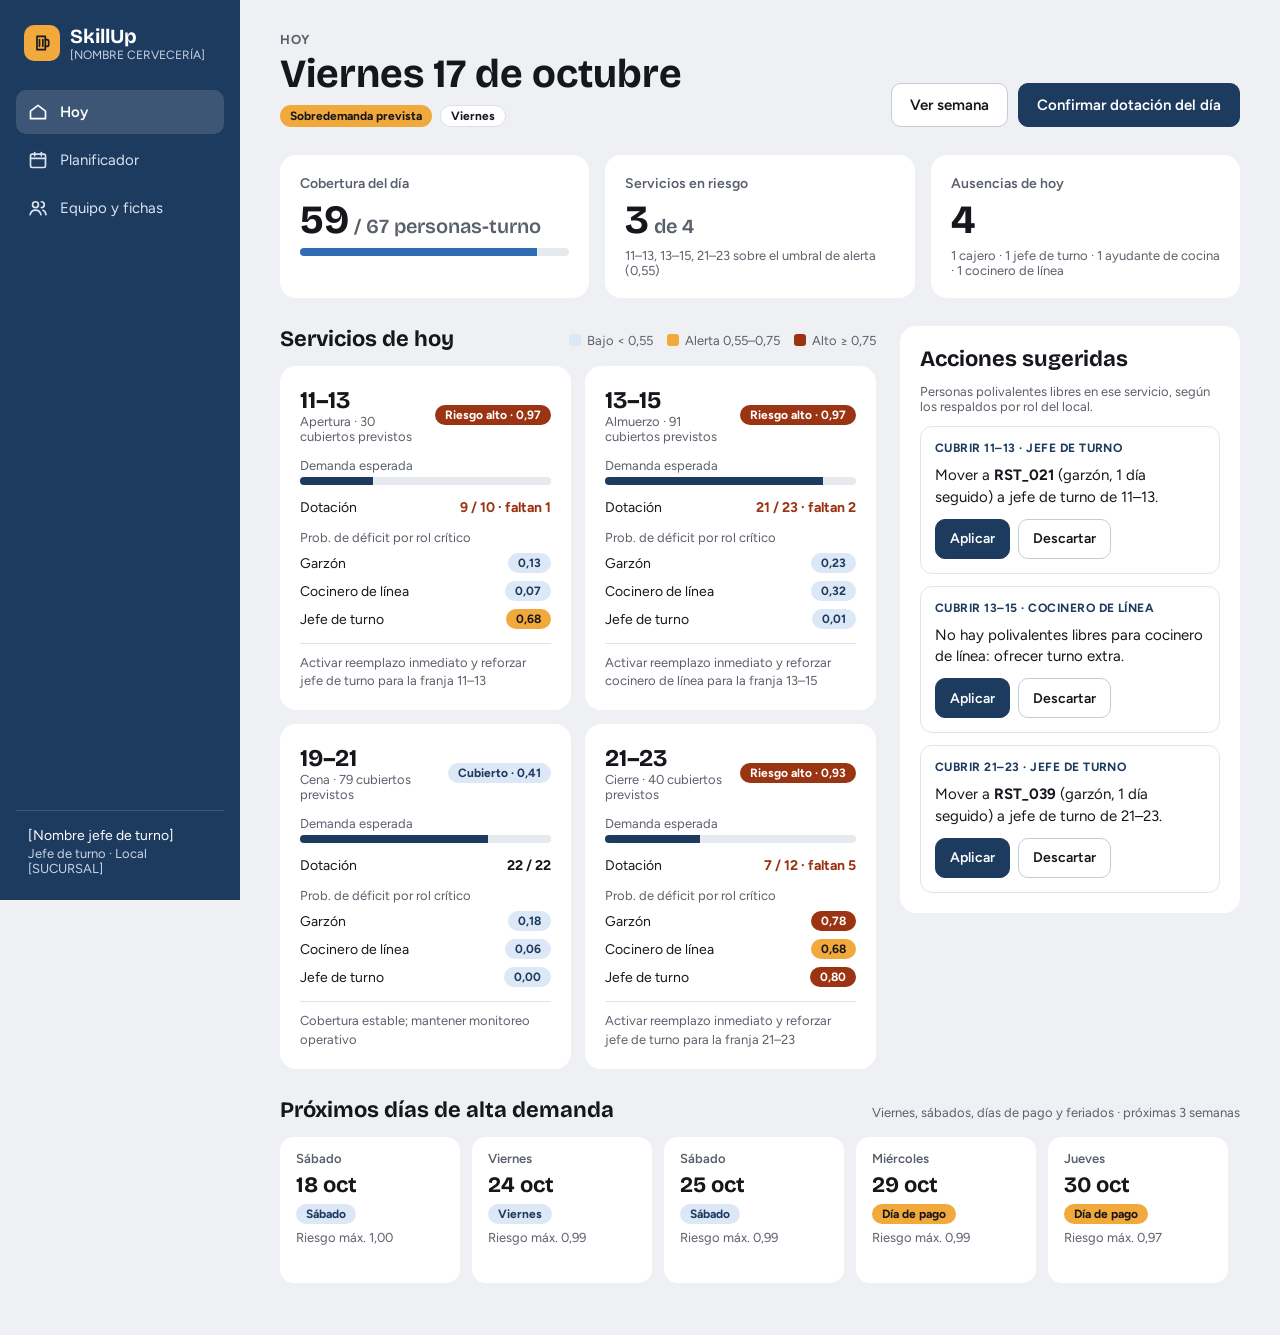
<file: desktop-prototype/index.html>
<!DOCTYPE html>
<html lang="es">
<head>
    <meta charset="UTF-8">
    <meta name="viewport" content="width=device-width, initial-scale=1.0">
    <title>SkillUp · Turnos restaurante</title>
    <link rel="preconnect" href="https://fonts.googleapis.com">
    <link href="https://fonts.googleapis.com/css2?family=Bricolage+Grotesque:opsz,wght@12..96,500;12..96,700&family=Figtree:wght@400;500;600;700&display=swap" rel="stylesheet">
    <link rel="stylesheet" href="style.css?v=4">
</head>
<body>
<div class="app">
    <nav class="sidebar" aria-label="Principal">
        <div class="brand">
            <div class="brand-mark">
                <svg width="20" height="20" viewBox="0 0 24 24" fill="none" stroke="#15171C" stroke-width="2" stroke-linecap="round" stroke-linejoin="round" aria-hidden="true"><path d="M6 4h10v16H6z"/><path d="M16 8h2a2 2 0 0 1 2 2v4a2 2 0 0 1-2 2h-2"/><path d="M9 8v8M13 8v8"/></svg>
            </div>
            <div>
                <div class="brand-name">SkillUp</div>
                <div class="brand-sub">[NOMBRE CERVECERÍA]</div>
            </div>
        </div>
        <button class="nav-link active" data-view="hoy" aria-current="page">
            <svg width="20" height="20" viewBox="0 0 24 24" fill="none" stroke="currentColor" stroke-width="2" stroke-linecap="round" stroke-linejoin="round" aria-hidden="true"><path d="M3 11l9-7 9 7v9H3z"/></svg>Hoy
        </button>
        <button class="nav-link" data-view="planificador">
            <svg width="20" height="20" viewBox="0 0 24 24" fill="none" stroke="currentColor" stroke-width="2" stroke-linecap="round" stroke-linejoin="round" aria-hidden="true"><rect x="3" y="5" width="18" height="16" rx="2"/><path d="M3 10h18M8 3v4M16 3v4"/></svg>Planificador
        </button>
        <button class="nav-link" data-view="equipo">
            <svg width="20" height="20" viewBox="0 0 24 24" fill="none" stroke="currentColor" stroke-width="2" stroke-linecap="round" stroke-linejoin="round" aria-hidden="true"><circle cx="9" cy="8" r="3.5"/><path d="M2.5 20c.8-3.5 3.4-5.5 6.5-5.5s5.7 2 6.5 5.5"/><path d="M16 4.5a3.5 3.5 0 0 1 0 7M18 14.8c2 .7 3.2 2.5 3.5 5.2"/></svg>Equipo y fichas
        </button>
        <div class="sidebar-user">
            [Nombre jefe de turno]
            <small>Jefe de turno · Local [SUCURSAL]</small>
        </div>
    </nav>

    <main>
        <!-- HOY -->
        <section class="view active" id="view-hoy" aria-labelledby="hoy-title">
            <header class="page-head">
                <div>
                    <div class="eyebrow">Hoy</div>
                    <h1 class="page-title" id="hoy-title">—</h1>
                    <div class="chips" id="hoy-chips"></div>
                </div>
                <div class="actions">
                    <button class="btn" data-goto="planificador">Ver semana</button>
                    <button class="btn primary" id="confirm-day">Confirmar dotación del día</button>
                </div>
            </header>

            <div class="kpis" aria-label="Resumen del día">
                <div class="card kpi">
                    <div class="kpi-label">Cobertura del día</div>
                    <div class="kpi-value" id="kpi-coverage">—</div>
                    <div class="bar"><span id="kpi-coverage-bar" style="width:0"></span></div>
                </div>
                <div class="card kpi">
                    <div class="kpi-label">Servicios en riesgo</div>
                    <div class="kpi-value" id="kpi-risk">—</div>
                    <div class="hint" id="kpi-risk-sub"></div>
                </div>
                <div class="card kpi">
                    <div class="kpi-label">Ausencias de hoy</div>
                    <div class="kpi-value" id="kpi-abs">—</div>
                    <div class="hint" id="kpi-abs-sub"></div>
                </div>
            </div>

            <div class="split">
                <section aria-labelledby="svc-h" style="display:flex;flex-direction:column;gap:14px">
                    <div class="section-head">
                        <h2 id="svc-h">Servicios de hoy</h2>
                        <div class="legend" id="legend"></div>
                    </div>
                    <div class="services" id="services"></div>
                </section>
                <aside class="card" aria-labelledby="sug-h" style="display:flex;flex-direction:column;gap:12px">
                    <h2 id="sug-h" style="font-size:22px">Acciones sugeridas</h2>
                    <p class="hint" style="margin:0">Personas polivalentes libres en ese servicio, según los respaldos por rol del local.</p>
                    <div class="suggestions" id="suggestions"></div>
                </aside>
            </div>

            <section aria-labelledby="peaks-h" style="display:flex;flex-direction:column;gap:14px">
                <div class="section-head">
                    <h2 id="peaks-h">Próximos días de alta demanda</h2>
                    <span class="hint">Viernes, sábados, días de pago y feriados · próximas 3 semanas</span>
                </div>
                <div class="peaks" id="peaks"></div>
            </section>
        </section>

        <!-- PLANIFICADOR -->
        <section class="view" id="view-planificador" aria-labelledby="plan-title">
            <header class="page-head">
                <div>
                    <div class="eyebrow">Planificador</div>
                    <h1 class="page-title" id="plan-title">—</h1>
                </div>
                <div class="actions">
                    <button class="btn primary" id="publish-week">Publicar turnos</button>
                </div>
            </header>

            <section class="card" aria-labelledby="grid-h" style="display:flex;flex-direction:column;gap:16px">
                <div class="section-head">
                    <h2 id="grid-h">Cobertura por servicio</h2>
                    <span class="hint">Celda: dotación actual / requerida · color = probabilidad de déficit</span>
                </div>
                <div class="grid-wrap"><div class="week-grid" id="week-grid"></div></div>
                <div class="legend" id="legend-2"></div>
            </section>

            <section class="card detail" id="cell-detail" aria-live="polite"></section>

            <div class="two-col">
                <section class="card" aria-labelledby="cal-h" style="display:flex;flex-direction:column;gap:14px">
                    <h2 id="cal-h" style="font-size:22px">Calendario de demanda</h2>
                    <div class="month-head"><div>L</div><div>M</div><div>M</div><div>J</div><div>V</div><div>S</div><div>D</div></div>
                    <div class="month" id="month"></div>
                    <div class="legend-list">
                        <div><span class="sw" style="background:var(--warn)"></span>Ventana de día de pago / quincena</div>
                        <div><span class="sw" style="background:var(--ok-bg);border:1px solid #A9C2E0"></span>Viernes y sábado</div>
                        <div><span class="sw" style="background:var(--navy)"></span>Feriado</div>
                    </div>
                </section>

                <section class="card pending" aria-labelledby="cerv-h">
                    <form class="form" id="brewery-form">
                        <div class="section-head">
                            <h2 id="cerv-h">Datos de la cervecería</h2>
                            <span class="chip accent">Pendiente reunión</span>
                        </div>
                        <p class="hint" style="margin:0">Lo que necesitamos para ajustar el modelo de demanda. Se guarda en este navegador.</p>
                        <label class="field">Eventos del mes (partidos, lanzamientos, tocatas)
                            <input name="eventos" placeholder="Ej.: 24 oct · lanzamiento cerveza de temporada">
                        </label>
                        <label class="field">Días hábiles de atención
                            <input name="dias" placeholder="Ej.: martes a domingo">
                        </label>
                        <label class="field">Días de pago relevantes para sus clientes
                            <input name="pagos" placeholder="Ej.: 15 y fin de mes">
                        </label>
                        <label class="field">Dotación real por rol
                            <input name="dotacion" placeholder="Nº garzones, cocina, barra…">
                        </label>
                        <div class="actions">
                            <button class="btn primary" type="submit">Guardar</button>
                            <span class="saved-note" id="brewery-saved" aria-live="polite"></span>
                        </div>
                    </form>
                </section>
            </div>
        </section>

        <!-- EQUIPO -->
        <section class="view" id="view-equipo" aria-label="Equipo y fichas">
            <div class="team-layout">
                <section class="card team-list" aria-labelledby="team-h">
                    <h2 id="team-h" style="font-size:22px">Equipo · <span id="team-count">0</span></h2>
                    <div class="team-filters">
                        <label class="field">Buscar por ID
                            <input type="search" id="team-search" placeholder="Ej.: RST_012">
                        </label>
                        <label class="field">Rol
                            <select id="team-role"></select>
                        </label>
                    </div>
                    <div class="team-items" id="team-items"></div>
                </section>
                <div class="profile" id="profile"></div>
            </div>
        </section>
    </main>
</div>

<script src="data.js"></script>
<script src="app.js?v=7"></script>
</body>
</html>
</file>
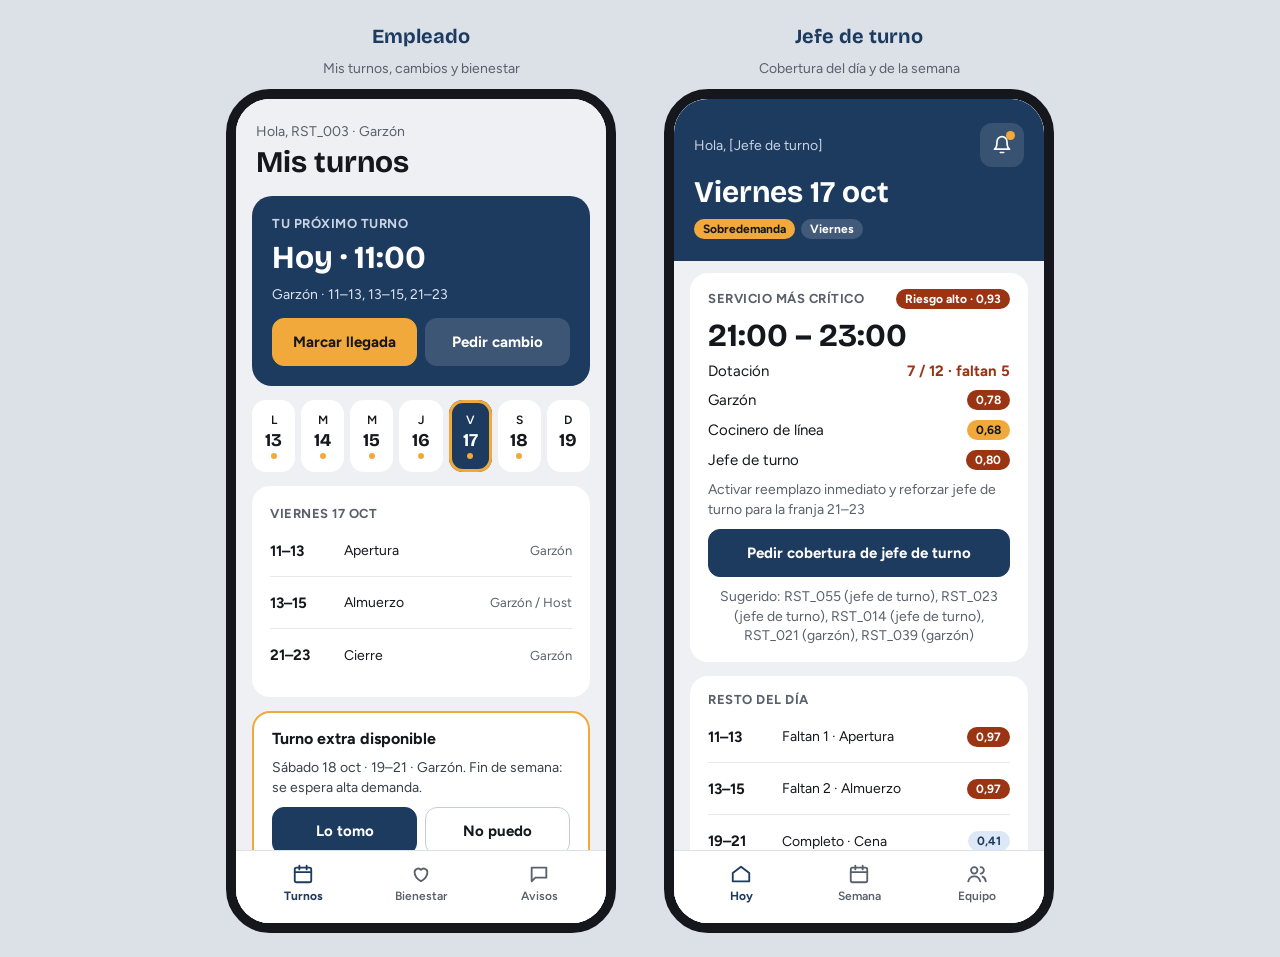
<file: mobile-prototype/index.html>
<!DOCTYPE html>
<html lang="es">
<head>
    <meta charset="UTF-8">
    <meta name="viewport" content="width=device-width, initial-scale=1.0">
    <title>SkillUp · Vista doble móvil</title>
    <link rel="preconnect" href="https://fonts.googleapis.com">
    <link href="https://fonts.googleapis.com/css2?family=Bricolage+Grotesque:opsz,wght@12..96,700&family=Figtree:wght@500;600&display=swap" rel="stylesheet">
    <style>
        * { margin: 0; padding: 0; box-sizing: border-box; }
        body {
            background: #DCE1E8;
            font-family: 'Figtree', system-ui, sans-serif;
            color: #15171C;
            display: flex;
            justify-content: center;
            align-items: flex-start;
            min-height: 100vh;
            padding: 24px 16px;
        }
        .container { display: flex; flex-wrap: wrap; justify-content: center; gap: 48px; }
        .prototype-wrapper { display: flex; flex-direction: column; align-items: center; gap: 12px; }
        .prototype-wrapper h2 { font-family: 'Bricolage Grotesque', sans-serif; font-size: 20px; color: #1D3A5F; }
        .prototype-wrapper p { font-size: 14px; color: #5A606B; }
        iframe {
            width: 390px;
            max-width: calc(100vw - 32px);
            height: 844px;
            border: 10px solid #15171C;
            border-radius: 44px;
            background: #EEF0F3;
        }
    </style>
</head>
<body>
    <div class="container">
        <div class="prototype-wrapper">
            <h2>Empleado</h2>
            <p>Mis turnos, cambios y bienestar</p>
            <iframe src="app.html?role=worker" title="SkillUp móvil · Empleado"></iframe>
        </div>
        <div class="prototype-wrapper">
            <h2>Jefe de turno</h2>
            <p>Cobertura del día y de la semana</p>
            <iframe src="app.html?role=manager" title="SkillUp móvil · Jefe de turno"></iframe>
        </div>
    </div>
</body>
</html>
</file>
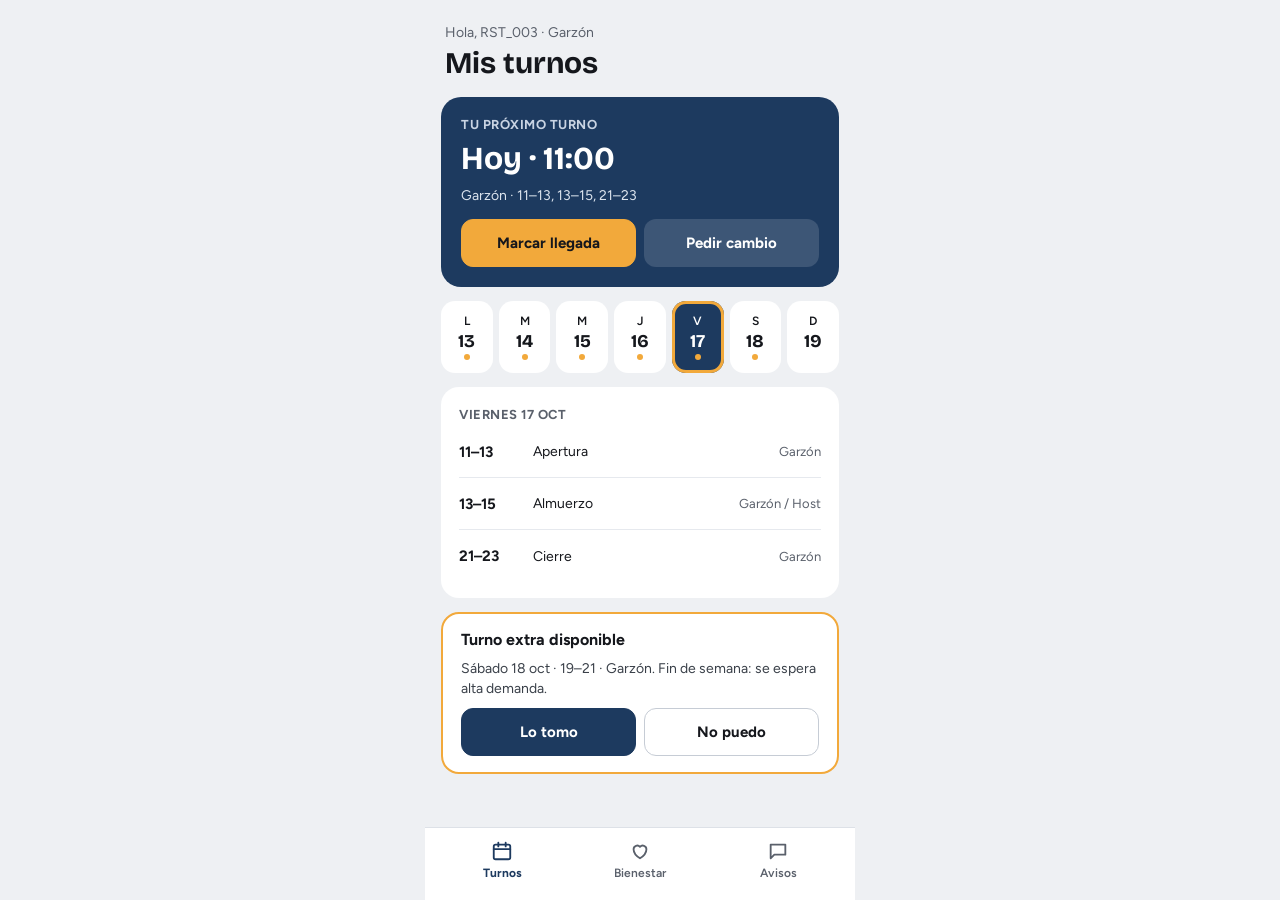
<file: mobile-prototype/app.html>
<!DOCTYPE html>
<html lang="es">
<head>
    <meta charset="UTF-8">
    <meta name="viewport" content="width=device-width, initial-scale=1.0">
    <title>SkillUp · Turnos (móvil)</title>
    <link rel="preconnect" href="https://fonts.googleapis.com">
    <link href="https://fonts.googleapis.com/css2?family=Bricolage+Grotesque:opsz,wght@12..96,500;12..96,700&family=Figtree:wght@400;500;600;700&display=swap" rel="stylesheet">
    <link rel="stylesheet" href="style.css?v=7">
</head>
<body>
    <div class="phone">
        <div class="screen" id="screen" aria-live="polite"></div>
        <nav class="tabbar" id="tabbar" aria-label="Secciones"></nav>
    </div>
    <script src="data.js"></script>
    <script src="app.js?v=12"></script>
</body>
</html>
</file>
<file: desktop-prototype/style.css>
/* SkillUp · Restaurante — desktop */
:root {
    --ink: #15171C;
    --muted: #5A606B;
    --ground: #EEF0F3;
    --surface: #FFFFFF;
    --line: #E1E5EB;
    --line-strong: #C6CCD5;
    --navy: #1D3A5F;
    --navy-ink: #0F2440;
    --ok-bg: #DCE8F6;
    --ok: #2E6DB4;
    --warn: #F2A93B;
    --high: #9A3412;
    --soft: #F4F5F7;
    --radius: 16px;
    --display: 'Bricolage Grotesque', system-ui, sans-serif;
    --body: 'Figtree', system-ui, sans-serif;
}

* { box-sizing: border-box; }
body { margin: 0; background: var(--ground); color: var(--ink); font-family: var(--body); font-size: 15px; }
button, input, select { font-family: inherit; font-size: inherit; color: inherit; }
button { cursor: pointer; }
h1, h2, h3 { font-family: var(--display); margin: 0; }
a { color: var(--navy); }
a:hover { color: var(--navy-ink); }
:focus-visible { outline: 3px solid var(--warn); outline-offset: 2px; }

.app { display: flex; min-height: 100vh; }

/* Sidebar */
.sidebar {
    flex: 0 0 240px; background: var(--navy); color: #fff; padding: 24px 16px;
    display: flex; flex-direction: column; gap: 4px; position: sticky; top: 0; height: 100vh;
}
.brand { display: flex; align-items: center; gap: 10px; padding: 0 8px 24px; }
.brand-mark { width: 36px; height: 36px; border-radius: 10px; background: var(--warn); display: grid; place-items: center; }
.brand-name { font-family: var(--display); font-weight: 700; font-size: 20px; }
.brand-sub { font-size: 12px; color: #C9D4E3; }
.nav-link {
    display: flex; align-items: center; gap: 12px; min-height: 44px; padding: 0 12px; border-radius: 10px;
    color: #DCE4EE; text-decoration: none; border: 0; background: none; width: 100%; text-align: left; font-size: 15px;
}
.nav-link:hover { background: rgba(255, 255, 255, 0.08); color: #fff; }
.nav-link.active { background: rgba(255, 255, 255, 0.14); color: #fff; font-weight: 600; }
.nav-link svg { flex: 0 0 20px; }
.sidebar-user { margin-top: auto; padding: 16px 12px 0; border-top: 1px solid rgba(255, 255, 255, 0.15); font-size: 14px; }
.sidebar-user small { display: block; color: #C9D4E3; font-size: 13px; margin-top: 2px; }

/* Main */
main { flex: 1; min-width: 0; padding: 32px 40px 48px; display: flex; flex-direction: column; gap: 28px; }
.view { display: none; flex-direction: column; gap: 28px; }
.view.active { display: flex; }
.page-head { display: flex; flex-wrap: wrap; align-items: flex-end; justify-content: space-between; gap: 16px; }
.eyebrow { font-size: 13px; color: var(--muted); font-weight: 700; letter-spacing: 0.05em; text-transform: uppercase; }
.page-title { font-size: 40px; line-height: 1.05; margin-top: 6px; }
.chips { display: flex; flex-wrap: wrap; gap: 8px; margin-top: 10px; }
.actions { display: flex; flex-wrap: wrap; gap: 10px; align-items: center; }

.chip { display: inline-flex; align-items: center; padding: 3px 10px; border-radius: 999px; font-size: 12px; font-weight: 700; white-space: nowrap; }
.chip.accent { background: var(--warn); color: var(--ink); }
.chip.outline { background: var(--surface); border: 1px solid #DDE1E7; }
.chip.ok { background: var(--ok-bg); color: var(--navy); }
.chip.warn { background: var(--warn); color: var(--ink); }
.chip.high { background: var(--high); color: #fff; }
.chip.navy { background: var(--navy); color: #fff; }
.chip.muted { background: #E6E9EE; color: #3A4049; }

.btn { min-height: 44px; padding: 0 18px; border-radius: 10px; font-weight: 600; border: 1px solid var(--line-strong); background: var(--surface); }
.btn:hover { border-color: var(--muted); }
.btn.primary { background: var(--navy); color: #fff; border-color: var(--navy); }
.btn.primary:hover { background: var(--navy-ink); }
.btn.small { min-height: 40px; padding: 0 14px; font-size: 14px; }

.card { background: var(--surface); border-radius: var(--radius); padding: 20px; }
.card.pending { border: 2px dashed var(--line-strong); }
.section-head { display: flex; justify-content: space-between; align-items: baseline; flex-wrap: wrap; gap: 8px; }
.section-head h2 { font-size: 22px; }
.hint { font-size: 13px; color: var(--muted); }

/* KPIs */
.kpis { display: grid; grid-template-columns: repeat(3, minmax(0, 1fr)); gap: 16px; }
.kpi { display: flex; flex-direction: column; gap: 6px; }
.kpi-label { font-size: 14px; color: var(--muted); font-weight: 600; }
.kpi-value { font-family: var(--display); font-size: 40px; font-weight: 700; line-height: 1.1; }
.kpi-value small { font-size: 20px; color: var(--muted); font-weight: 600; }
.bar { height: 8px; border-radius: 4px; background: #E6E9EE; overflow: hidden; }
.bar > span { display: block; height: 100%; background: var(--ok); }
.bar.navy > span { background: var(--navy); }

/* Hoy */
.split { display: grid; grid-template-columns: minmax(0, 1fr) 340px; gap: 24px; align-items: start; }
.services { display: grid; grid-template-columns: repeat(2, minmax(0, 1fr)); gap: 14px; }
.service { display: flex; flex-direction: column; gap: 14px; }
.service-top { display: flex; justify-content: space-between; align-items: center; gap: 8px; }
.service-time { font-family: var(--display); font-size: 24px; font-weight: 700; }
.service-sub { font-size: 13px; color: var(--muted); }
.row { display: flex; justify-content: space-between; align-items: center; gap: 8px; font-size: 14px; }
.row strong.short { color: var(--high); }
.service-action { font-size: 13px; color: var(--muted); border-top: 1px solid var(--line); padding-top: 10px; line-height: 1.4; }
.legend { display: flex; gap: 14px; flex-wrap: wrap; font-size: 13px; color: var(--muted); }
.legend span { display: inline-flex; align-items: center; gap: 6px; }
.sw { width: 12px; height: 12px; border-radius: 3px; display: inline-block; }

.suggestions { display: flex; flex-direction: column; gap: 12px; }
.suggestion { border: 1px solid var(--line); border-radius: 12px; padding: 14px; display: flex; flex-direction: column; gap: 10px; }
.suggestion.applied { background: var(--ok-bg); border-color: #A9C2E0; }
.suggestion-tag { font-size: 12px; font-weight: 700; letter-spacing: 0.04em; text-transform: uppercase; color: var(--navy); }
.suggestion p { margin: 0; line-height: 1.45; }
.suggestion .actions { gap: 8px; }

.peaks { display: flex; gap: 12px; overflow-x: auto; padding-bottom: 4px; }
.peak { flex: 0 0 180px; background: var(--surface); border-radius: 14px; padding: 14px 16px; display: flex; flex-direction: column; gap: 6px; }
.peak-day { font-size: 13px; color: var(--muted); font-weight: 600; text-transform: capitalize; }
.peak-date { font-family: var(--display); font-size: 22px; font-weight: 700; }
.peak .chips { margin-top: 0; gap: 4px; }

/* Planificador */
.grid-wrap { overflow-x: auto; }
.week-grid { min-width: 860px; display: grid; grid-template-columns: 110px repeat(7, minmax(0, 1fr)); gap: 6px; }
.day-head { padding: 6px 4px 10px; display: flex; flex-direction: column; gap: 6px; }
.day-head .dow { font-size: 13px; color: var(--muted); font-weight: 600; }
.day-head .num { font-family: var(--display); font-size: 22px; font-weight: 700; }
.day-head.today .num { color: var(--navy); text-decoration: underline; text-decoration-thickness: 3px; text-underline-offset: 4px; }
.period-label { display: flex; flex-direction: column; justify-content: center; font-weight: 700; font-size: 14px; }
.period-label span { font-size: 12px; color: var(--muted); font-weight: 500; }
.cell { min-height: 56px; border: 0; border-radius: 10px; font-size: 15px; font-weight: 700; display: flex; flex-direction: column; align-items: center; justify-content: center; gap: 2px; }
.cell small { font-size: 11px; font-weight: 600; opacity: 0.9; }
.cell.ok { background: var(--ok-bg); color: var(--navy); }
.cell.warn { background: var(--warn); color: var(--ink); }
.cell.high { background: var(--high); color: #fff; }
.cell.selected { outline: 3px solid var(--ink); outline-offset: 2px; }

.detail { display: flex; flex-direction: column; gap: 12px; }
.detail-grid { display: grid; grid-template-columns: repeat(4, minmax(0, 1fr)); gap: 12px; }
.stat { background: var(--soft); border-radius: 12px; padding: 12px 14px; display: flex; flex-direction: column; gap: 2px; }
.stat-label { font-size: 13px; color: var(--muted); font-weight: 600; }
.stat-value { font-family: var(--display); font-size: 24px; font-weight: 700; }

.two-col { display: grid; grid-template-columns: repeat(2, minmax(0, 1fr)); gap: 24px; align-items: start; }
.month-head, .month { display: grid; grid-template-columns: repeat(7, minmax(0, 1fr)); gap: 4px; }
.month-head { text-align: center; font-size: 12px; color: var(--muted); font-weight: 700; }
.mday { min-height: 40px; border-radius: 8px; display: grid; place-items: center; font-size: 14px; font-weight: 600; background: var(--soft); }
.mday.blank { background: transparent; }
.mday.weekend { background: var(--ok-bg); color: var(--navy); border: 1px solid #A9C2E0; }
.mday.payday { background: var(--warn); color: var(--ink); border: 0; }
.mday.holiday { background: var(--navy); color: #fff; border: 0; }
.mday.today { outline: 2px solid var(--ink); outline-offset: 1px; }
.legend-list { display: flex; flex-direction: column; gap: 8px; font-size: 14px; }
.legend-list div { display: flex; align-items: center; gap: 8px; }

.form { display: flex; flex-direction: column; gap: 14px; }
.field { display: flex; flex-direction: column; gap: 6px; font-size: 14px; font-weight: 600; }
.field input, .field select, .input { min-height: 44px; padding: 0 12px; border-radius: 10px; border: 1px solid var(--line-strong); background: var(--surface); font-weight: 400; font-size: 15px; }
.saved-note { font-size: 13px; color: var(--ok); font-weight: 600; min-height: 18px; }

/* Equipo */
.team-layout { display: grid; grid-template-columns: 320px minmax(0, 1fr); gap: 24px; align-items: start; }
.team-list { display: flex; flex-direction: column; gap: 12px; max-height: calc(100vh - 80px); position: sticky; top: 32px; }
.team-filters { display: flex; flex-direction: column; gap: 8px; }
.team-items { display: flex; flex-direction: column; gap: 2px; overflow-y: auto; min-height: 0; }
.person {
    display: flex; align-items: center; gap: 12px; min-height: 56px; padding: 6px 10px; border-radius: 12px; border: 0;
    background: transparent; text-align: left; width: 100%;
}
.person:hover { background: var(--soft); }
.person.active { background: #EEF3FA; }
.avatar { width: 36px; height: 36px; border-radius: 50%; background: var(--ok-bg); color: var(--navy); display: grid; place-items: center; font-weight: 700; font-size: 12px; flex: 0 0 36px; }
.avatar.lg { width: 72px; height: 72px; flex-basis: 72px; font-family: var(--display); font-size: 20px; background: var(--navy); color: #fff; }
.person-text { display: flex; flex-direction: column; flex: 1; min-width: 0; }
.person-text strong { font-size: 15px; }
.person-text span { font-size: 13px; color: var(--muted); }
.dot { width: 10px; height: 10px; border-radius: 50%; flex: 0 0 10px; }
.dot.ok { background: var(--ok); }
.dot.warn { background: var(--warn); }
.dot.high { background: var(--high); }

.profile { display: flex; flex-direction: column; gap: 20px; }
.profile-head { display: flex; flex-wrap: wrap; gap: 20px; align-items: center; justify-content: space-between; }
.profile-id { display: flex; gap: 18px; align-items: center; }
.profile-id h1 { font-size: 32px; }
.stats4 { display: grid; grid-template-columns: repeat(4, minmax(0, 1fr)); gap: 14px; }
.stats4 .card { padding: 16px 18px; }
.stats4 .card.flag { background: var(--warn); }
.table-rows { display: flex; flex-direction: column; }
.table-rows > div { display: grid; grid-template-columns: 140px 1fr 1fr; gap: 12px; padding: 12px 0; border-bottom: 1px solid var(--line); }
.table-rows > div:last-child { border-bottom: 0; }
.table-rows .muted { color: var(--muted); }
.bio { display: grid; grid-template-columns: repeat(3, minmax(0, 1fr)); gap: 10px; }
.bio .stat-value { font-size: 20px; }
.segmented { display: inline-flex; gap: 8px; flex-wrap: wrap; }
.segmented button { min-height: 44px; padding: 0 14px; border-radius: 10px; border: 1px solid var(--line-strong); background: var(--soft); font-weight: 600; }
.segmented button[aria-pressed="true"] { background: var(--navy); color: #fff; border-color: var(--navy); }
.empty { color: var(--muted); padding: 12px 0; }

@media (max-width: 1180px) {
    .split, .two-col { grid-template-columns: 1fr; }
    .team-layout { grid-template-columns: 1fr; }
    .team-list { position: static; max-height: 420px; }
}
@media (max-width: 860px) {
    .app { flex-direction: column; }
    .sidebar { position: static; height: auto; flex: none; flex-direction: row; flex-wrap: wrap; align-items: center; padding: 12px 16px; }
    .brand { padding: 0 8px 0 0; margin-right: auto; }
    .nav-link { width: auto; }
    .sidebar-user { display: none; }
    main { padding: 20px 16px 40px; }
    .page-title { font-size: 30px; }
    .kpis, .services, .stats4, .detail-grid { grid-template-columns: repeat(2, minmax(0, 1fr)); }
}
@media (max-width: 520px) {
    .kpis, .services, .stats4, .detail-grid { grid-template-columns: 1fr; }
    .table-rows > div { grid-template-columns: 1fr; gap: 2px; }
}
</file>
<file: mobile-prototype/style.css>
/* SkillUp · Restaurante — móvil */
:root {
    --ink: #15171C;
    --muted: #5A606B;
    --ground: #EEF0F3;
    --surface: #FFFFFF;
    --line: #E6E9EE;
    --line-strong: #C6CCD5;
    --navy: #1D3A5F;
    --navy-ink: #0F2440;
    --ok-bg: #DCE8F6;
    --warn: #F2A93B;
    --warn-soft: #FDF1DE;
    --high: #9A3412;
    --soft: #F4F5F7;
    --display: 'Bricolage Grotesque', system-ui, sans-serif;
    --body: 'Figtree', system-ui, sans-serif;
}

* { box-sizing: border-box; }
html, body { margin: 0; height: 100%; }
body { background: var(--ground); color: var(--ink); font-family: var(--body); font-size: 15px; }
button, input { font-family: inherit; font-size: inherit; color: inherit; }
button { cursor: pointer; }
h1, h2 { margin: 0; }
a { color: var(--navy); }
:focus-visible { outline: 3px solid var(--warn); outline-offset: 2px; }

.phone { max-width: 430px; height: 100%; margin: 0 auto; display: flex; flex-direction: column; background: var(--ground); }
.screen { flex: 1; overflow-y: auto; display: flex; flex-direction: column; }
.content { padding: 12px 16px 20px; display: flex; flex-direction: column; gap: 14px; }

/* Cabeceras */
.hero { background: var(--navy); color: #fff; padding: 24px 20px 22px; display: flex; flex-direction: column; gap: 10px; }
.hero-top { display: flex; justify-content: space-between; align-items: center; }
.hello { font-size: 14px; color: #C9D4E3; }
.hero-title { font-family: var(--display); font-size: 30px; font-weight: 700; line-height: 1.05; }
.plain-head { padding: 24px 20px 4px; display: flex; flex-direction: column; gap: 4px; }
.plain-head .hello { color: var(--muted); }
.plain-head h1 { font-family: var(--display); font-size: 30px; }
.back-head { padding: 16px 12px 4px; display: flex; align-items: center; gap: 8px; }
.back-head h1 { font-family: var(--display); font-size: 24px; }
.icon-btn { width: 44px; height: 44px; border-radius: 12px; border: 0; background: var(--surface); display: grid; place-items: center; position: relative; }
.hero .icon-btn { background: rgba(255, 255, 255, 0.12); color: #fff; }
.badge-dot { position: absolute; top: 8px; right: 9px; width: 9px; height: 9px; border-radius: 50%; background: var(--warn); }

/* Piezas */
.chips { display: flex; flex-wrap: wrap; gap: 6px; }
.chip { display: inline-flex; align-items: center; padding: 3px 9px; border-radius: 999px; font-size: 12px; font-weight: 700; white-space: nowrap; }
.chip.accent, .chip.warn { background: var(--warn); color: var(--ink); }
.chip.ghost { background: rgba(255, 255, 255, 0.16); color: #fff; }
.chip.ok { background: var(--ok-bg); color: var(--navy); }
.chip.high { background: var(--high); color: #fff; }
.chip.muted { background: #E6E9EE; color: #3A4049; }

.card { background: var(--surface); border-radius: 18px; padding: 16px 18px; display: flex; flex-direction: column; gap: 10px; }
.card.dark { background: var(--navy); color: #fff; border-radius: 20px; padding: 20px; }
.card.offer { border: 2px solid var(--warn); }
.card.pending { border: 2px dashed var(--line-strong); }
.card-label { font-size: 13px; font-weight: 700; letter-spacing: 0.04em; text-transform: uppercase; color: var(--muted); }
.card.dark .card-label { color: #C9D4E3; }
.card-head { display: flex; justify-content: space-between; align-items: center; gap: 8px; }
.big { font-family: var(--display); font-size: 32px; font-weight: 700; line-height: 1.05; }
.sub { font-size: 14px; color: var(--muted); line-height: 1.4; }
.card.dark .sub { color: #DCE4EE; }
.kv { display: flex; justify-content: space-between; align-items: center; gap: 8px; font-size: 15px; }
.kv strong.short { color: var(--high); }

.list-row { display: flex; align-items: center; justify-content: space-between; gap: 10px; min-height: 52px; border-bottom: 1px solid var(--line); }
.list-row:last-child { border-bottom: 0; }
.list-row .when { font-weight: 700; min-width: 64px; }
.list-row .what { font-size: 14px; flex: 1; }
.list-row .where { font-size: 13px; color: var(--muted); }

.person { display: flex; align-items: center; gap: 12px; min-height: 56px; border-bottom: 1px solid var(--line); }
.person:last-child { border-bottom: 0; }
.person .text { flex: 1; display: flex; flex-direction: column; min-width: 0; }
.person .text strong { font-weight: 600; }
.person .text span { font-size: 13px; color: var(--muted); }
.avatar { width: 36px; height: 36px; border-radius: 50%; background: var(--ok-bg); color: var(--navy); display: grid; place-items: center; font-weight: 700; font-size: 12px; flex: 0 0 36px; }

.btn { min-height: 48px; border-radius: 12px; border: 1px solid var(--line-strong); background: var(--surface); font-size: 15px; font-weight: 700; padding: 0 16px; display: inline-flex; align-items: center; justify-content: center; text-decoration: none; color: var(--ink); }
.btn.primary { background: var(--navy); color: #fff; border-color: var(--navy); }
.btn.accent { background: var(--warn); border-color: var(--warn); color: var(--ink); }
.btn.ghost { background: rgba(255, 255, 255, 0.14); border-color: transparent; color: #fff; }
.btn.block { width: 100%; }
.btn-row { display: flex; gap: 8px; }
.btn-row .btn { flex: 1; }
.btn:disabled { opacity: 0.7; cursor: default; }

.week { display: flex; gap: 6px; }
.week button { flex: 1; min-height: 72px; border-radius: 14px; border: 0; background: var(--surface); display: flex; flex-direction: column; align-items: center; justify-content: center; gap: 2px; }
.week .dow { font-size: 12px; font-weight: 600; }
.week .n { font-family: var(--display); font-size: 18px; font-weight: 700; }
.week .wdot { width: 6px; height: 6px; border-radius: 50%; background: transparent; }
.week .works .wdot { background: var(--warn); }
.week .today { background: var(--navy); color: #fff; }
.week .picked { outline: 3px solid var(--warn); outline-offset: -3px; }

.pills { display: flex; gap: 4px; }
.pill { flex: 1; min-height: 34px; border-radius: 8px; display: grid; place-items: center; font-size: 12px; font-weight: 700; }
.pill.ok { background: var(--ok-bg); color: var(--navy); }
.pill.warn { background: var(--warn); color: var(--ink); }
.pill.high { background: var(--high); color: #fff; }

.radio { display: flex; align-items: center; gap: 10px; min-height: 44px; font-size: 15px; }
.radio input { width: 20px; height: 20px; accent-color: var(--navy); }
fieldset { margin: 0; border: 0; padding: 0; }
legend { padding: 0 0 6px; }
.notice { background: var(--warn-soft); border-radius: 14px; padding: 12px 14px; font-size: 14px; line-height: 1.4; color: #3A2A10; }
.bio { display: grid; grid-template-columns: repeat(3, minmax(0, 1fr)); gap: 8px; }
.stat { background: var(--soft); border-radius: 12px; padding: 10px; display: flex; flex-direction: column; gap: 2px; font-size: 12px; color: var(--muted); }
.stat strong { font-size: 18px; color: var(--ink); font-family: var(--display); }
.empty { color: var(--muted); font-size: 14px; padding: 6px 0; }
.sticky-bottom { padding: 12px 16px 16px; }

/* Barra inferior */
.tabbar { background: var(--surface); border-top: 1px solid #DDE1E7; display: flex; justify-content: space-around; padding: 6px 8px 14px; }
.tab { min-width: 64px; min-height: 52px; display: flex; flex-direction: column; align-items: center; justify-content: center; gap: 4px; border: 0; background: none; color: var(--muted); font-size: 12px; font-weight: 600; }
.tab.active { color: var(--navy); font-weight: 700; }
</file>
